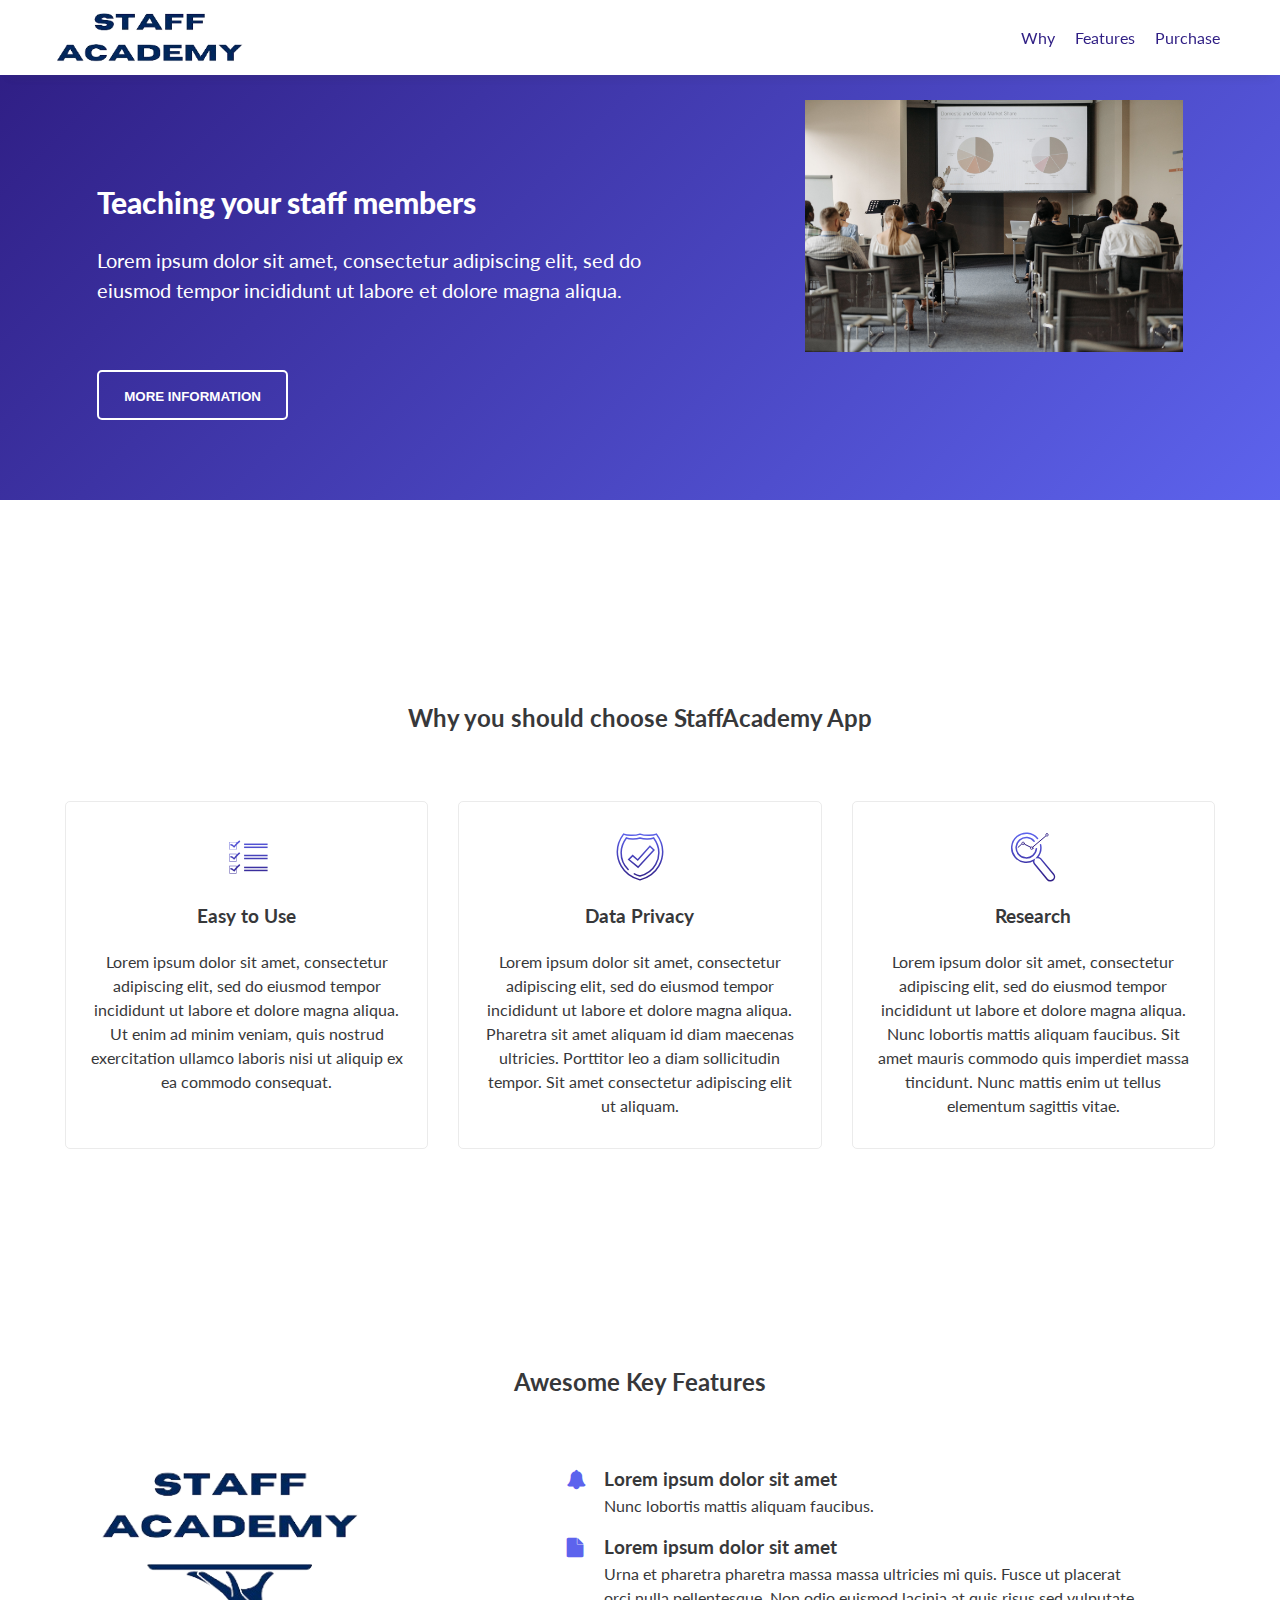
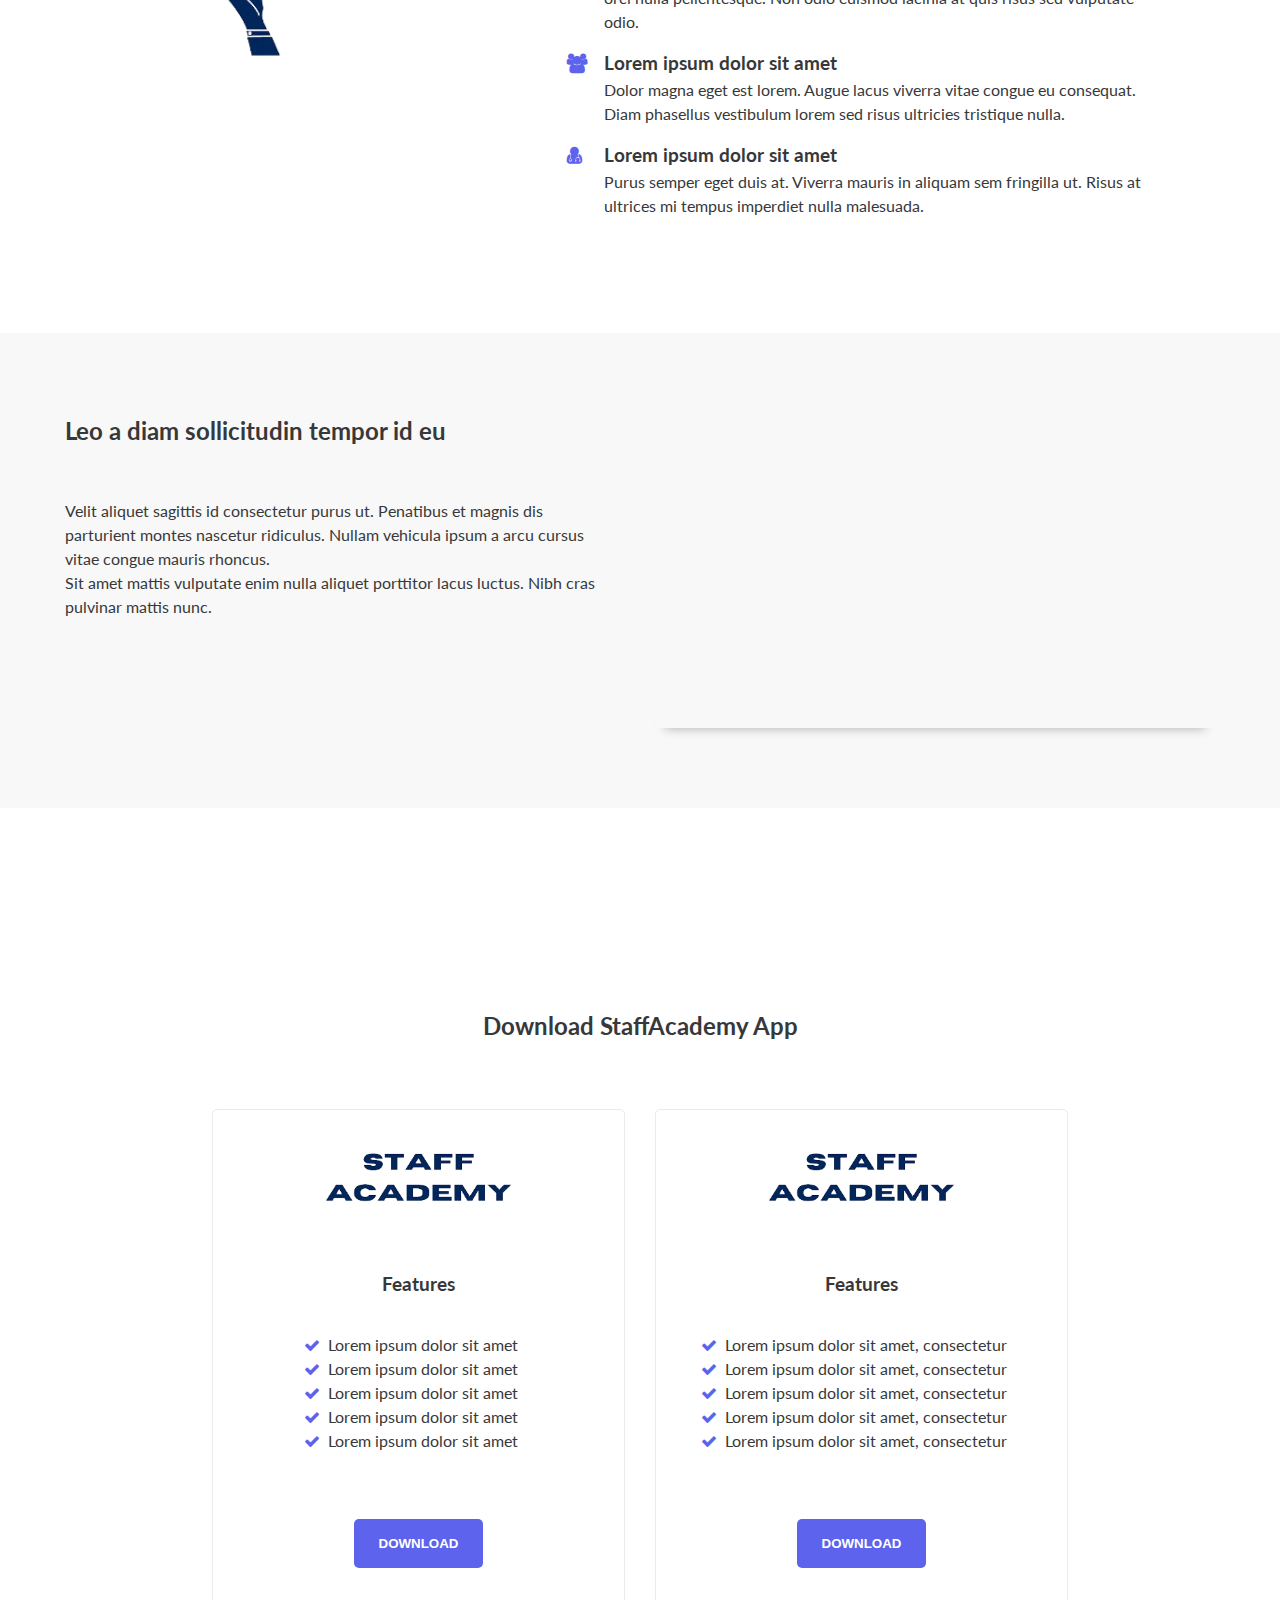
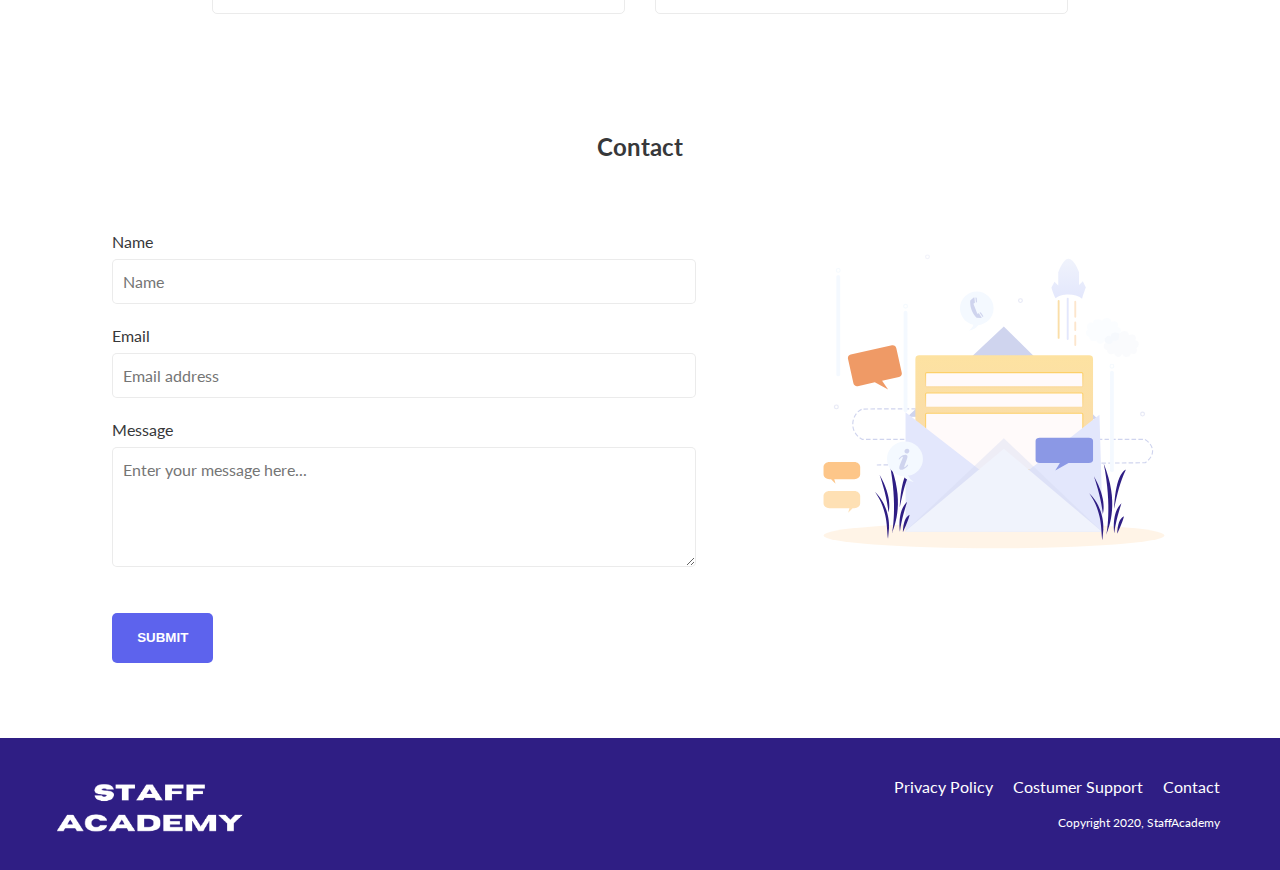
<file: product-landing-page/index.html>
<!DOCTYPE html>
<html lang="en">
  
<head>
  <link rel="stylesheet" type="text/css" href="style.css">
  <link rel="stylesheet" href="https://maxcdn.bootstrapcdn.com/font-awesome/4.5.0/css/font-awesome.min.css">
  <meta name="viewport" content="width=device-width, initial-scale=1">
  <meta name="description" content="Home page">
  <title>SA Home Page</title>
</head>

<body>

<header id="header">
  <div class="logo">
    <img class="logo-img" id="header-img" src="images/StaffAcademyHorizontal.png" alt="StaffAcademy logo" />
  </div>

  <nav id="nav-bar">
    <ul>
      <li><a class="nav-link" href="#why">Why</a></li>
      <li><a class="nav-link" href="#features">Features</a></li>
      <li><a class="nav-link" href="#download">Purchase</a></li>
    </ul>
  </nav>
</header>

<main>
  <section id="hero">
    <div class="grid">
      <div class="column-60">
        <h1>Teaching your staff members</h1>
        <p id="description">Lorem ipsum dolor sit amet, consectetur adipiscing elit, sed do eiusmod tempor incididunt ut labore et dolore magna aliqua.</p>
        <button class="btn">More information</button>
      </div>
      <div class="column-40">
         <div class="image-div">
          <img id="hero-img" src="images/EducationExampleHorizontal.jpg" alt="StaffAcademy mobile app" >
        </div>
      </div>
    </div>

  </section>

  <section id="why">
    <h2>Why you should choose StaffAcademy App</h2>
    <div class="container">
      <div class="card">
        <div class="icon">
          <img src="images/easyToUse.svg" alt="easy to use icon">
        </div>
        <div class="desc">
          <h3>Easy to Use</h3>
          <p>Lorem ipsum dolor sit amet, consectetur adipiscing elit, sed do eiusmod tempor incididunt ut labore et dolore magna aliqua. Ut enim ad minim veniam, quis nostrud exercitation ullamco laboris nisi ut aliquip ex ea commodo consequat.
          </p>
        </div>
      </div>

      <div class="card">
        <div class="icon">
          <img src="images/dataPrivacy.svg" alt="data privacy icon">
        </div>
        <div class="desc">
          <h3>Data Privacy</h3>
          <p>Lorem ipsum dolor sit amet, consectetur adipiscing elit, sed do eiusmod tempor incididunt ut labore et dolore magna aliqua. Pharetra sit amet aliquam id diam maecenas ultricies. Porttitor leo a diam sollicitudin tempor. Sit amet consectetur adipiscing elit ut aliquam.
          </p>
        </div>
      </div>

      <div class="card">
        <div class="icon">
          <img src="images/research.svg" alt="data privacy icon">
        </div>
        <div class="desc">
          <h3>Research</h3>
          <p>Lorem ipsum dolor sit amet, consectetur adipiscing elit, sed do eiusmod tempor incididunt ut labore et dolore magna aliqua. Nunc lobortis mattis aliquam faucibus. Sit amet mauris commodo quis imperdiet massa tincidunt. Nunc mattis enim ut tellus elementum sagittis vitae.
          </p>
        </div>
      </div>

    </div>
  </section>

  <section id="features">
    <h2>Awesome Key Features</h2>
    <div class="grid">
      <div class="column-40">
        <div class="image-div">
          <img src="images/StaffAcademyCube.png" alt="StaffAcademy mobile app" width="270" height="497">
        </div>
      </div>

      <div class="column-60">
        <ol>
          <li>
            <h3 id="pills">Lorem ipsum dolor sit amet</h3>
            <p>Nunc lobortis mattis aliquam faucibus. </p>
          </li>
          <li>
            <h3 id="med-report">Lorem ipsum dolor sit amet</h3>
            <p>Urna et pharetra pharetra massa massa ultricies mi quis. Fusce ut placerat orci nulla pellentesque. Non odio euismod lacinia at quis risus sed vulputate odio.</p>
          </li>
          <li>
            <h3 id="family">Lorem ipsum dolor sit amet</h3>
            <p> Dolor magna eget est lorem. Augue lacus viverra vitae congue eu consequat. Diam phasellus vestibulum lorem sed risus ultricies tristique nulla. </p>
          </li>
          <li>
            <h3 id="doctor-icon">Lorem ipsum dolor sit amet</h3>
            <p>Purus semper eget duis at. Viverra mauris in aliquam sem fringilla ut. Risus at ultrices mi tempus imperdiet nulla malesuada. </p>
          </li>
        </ol>
      </div>

    </div>
  </section>

  <section id="info">
    <div>
      <h2>Leo a diam sollicitudin tempor id eu</h2>
      <p>Velit aliquet sagittis id consectetur purus ut. Penatibus et magnis dis parturient montes nascetur ridiculus. Nullam vehicula ipsum a arcu cursus vitae congue mauris rhoncus. </p>
      <p>Sit amet mattis vulputate enim nulla aliquet porttitor lacus luctus. Nibh cras pulvinar mattis nunc. </p>
    </div>
    <iframe id="video" height="315" src="https://www.youtube.com/embed/WXBA4eWskrc?rel=0&amp;controls=0&amp;showinfo=0" allowfullscreen></iframe>
  </section>

  <section id="download">
    <h2>Download StaffAcademy App</h2>
    <div class="container">
      <div class="card" id="patient">
        <div class="product-logo">
          <img class="logo-img" src="images/StaffAcademyHorizontal.png" alt="StaffAcademy logo">
        </div>
        <div class="desc">
          <h3>Features</h3>
          <ol>
            <li>Lorem ipsum dolor sit amet</li>
            <li>Lorem ipsum dolor sit amet</li>
            <li>Lorem ipsum dolor sit amet</li>
            <li>Lorem ipsum dolor sit amet </li>
            <li>Lorem ipsum dolor sit amet</li>
          </ol>
        </div>
        <button class="btn" onclick="location.href='../technical-documentation-page/index.html'">Download</button>
      </div>

      <div class="card" id="doctor">
        <div class="product-logo">
          <img class="logo-img" src="images/StaffAcademyHorizontal.png" alt="StaffAcademy for doctors logo">
        </div>
        <div class="desc">
          <h3>Features</h3>
          <ol>
            <li>Lorem ipsum dolor sit amet, consectetur</li>
            <li>Lorem ipsum dolor sit amet, consectetur</li>
            <li>Lorem ipsum dolor sit amet, consectetur</li>
            <li>Lorem ipsum dolor sit amet, consectetur</li>
            <li>Lorem ipsum dolor sit amet, consectetur</li>
          </ol>
        </div>
        <button class="btn">Download</button>
      </div>
    </div>
  </section>

  <section id="contact">
    <h2>Contact</h2>
    <div class="grid">
      <div class="column-60">
        <form id="form" action="https://www.freecodecamp.com/email-submit">
          <div class="form-group">
            <label id="name-label" for="name">Name</label>
            <input type="text" name="name" class="form-control" id="name" placeholder="Name" required />
          </div>
          <div class="form-group">
            <label id="email-label" for="email">Email</label>
            <input name="email" class="form-control" id="email" type="email" placeholder="Email address" required />
          </div>
          <div class="form-group">
            <p>Message</p>
            <textarea id="message" class="input-textarea" name="message" placeholder="Enter your message here..."></textarea>
          </div>
          <div class="form-group">
            <label id="submit-label" for="submit"></label>
            <input id="submit" type="submit" value="Submit" class="btn" />
          </div>
        </form>
      </div>

      <div class="column-40">
        <div class="image-div">
          <img src="images/contact.svg" alt="Contact icon" width="472" height="495">
        </div>
      </div>
    </div>
  </section>

  <footer>
    <div id="footer-logo">
      <img class="logo-img" src="images/StaffAcademyWhiteHorizontal.png" alt="StaffAcademy logo" />
    </div>
    <div id="footer-info">
      <ul>
        <li><a href="#">Privacy Policy</a></li>
        <li><a href="#">Costumer Support</a></li>
        <li><a href="#">Contact</a></li>
      </ul>
      <div id="copyright">Copyright 2020, StaffAcademy</div>
    </div>
  </footer>

</main>

</body>

</html>
</file>
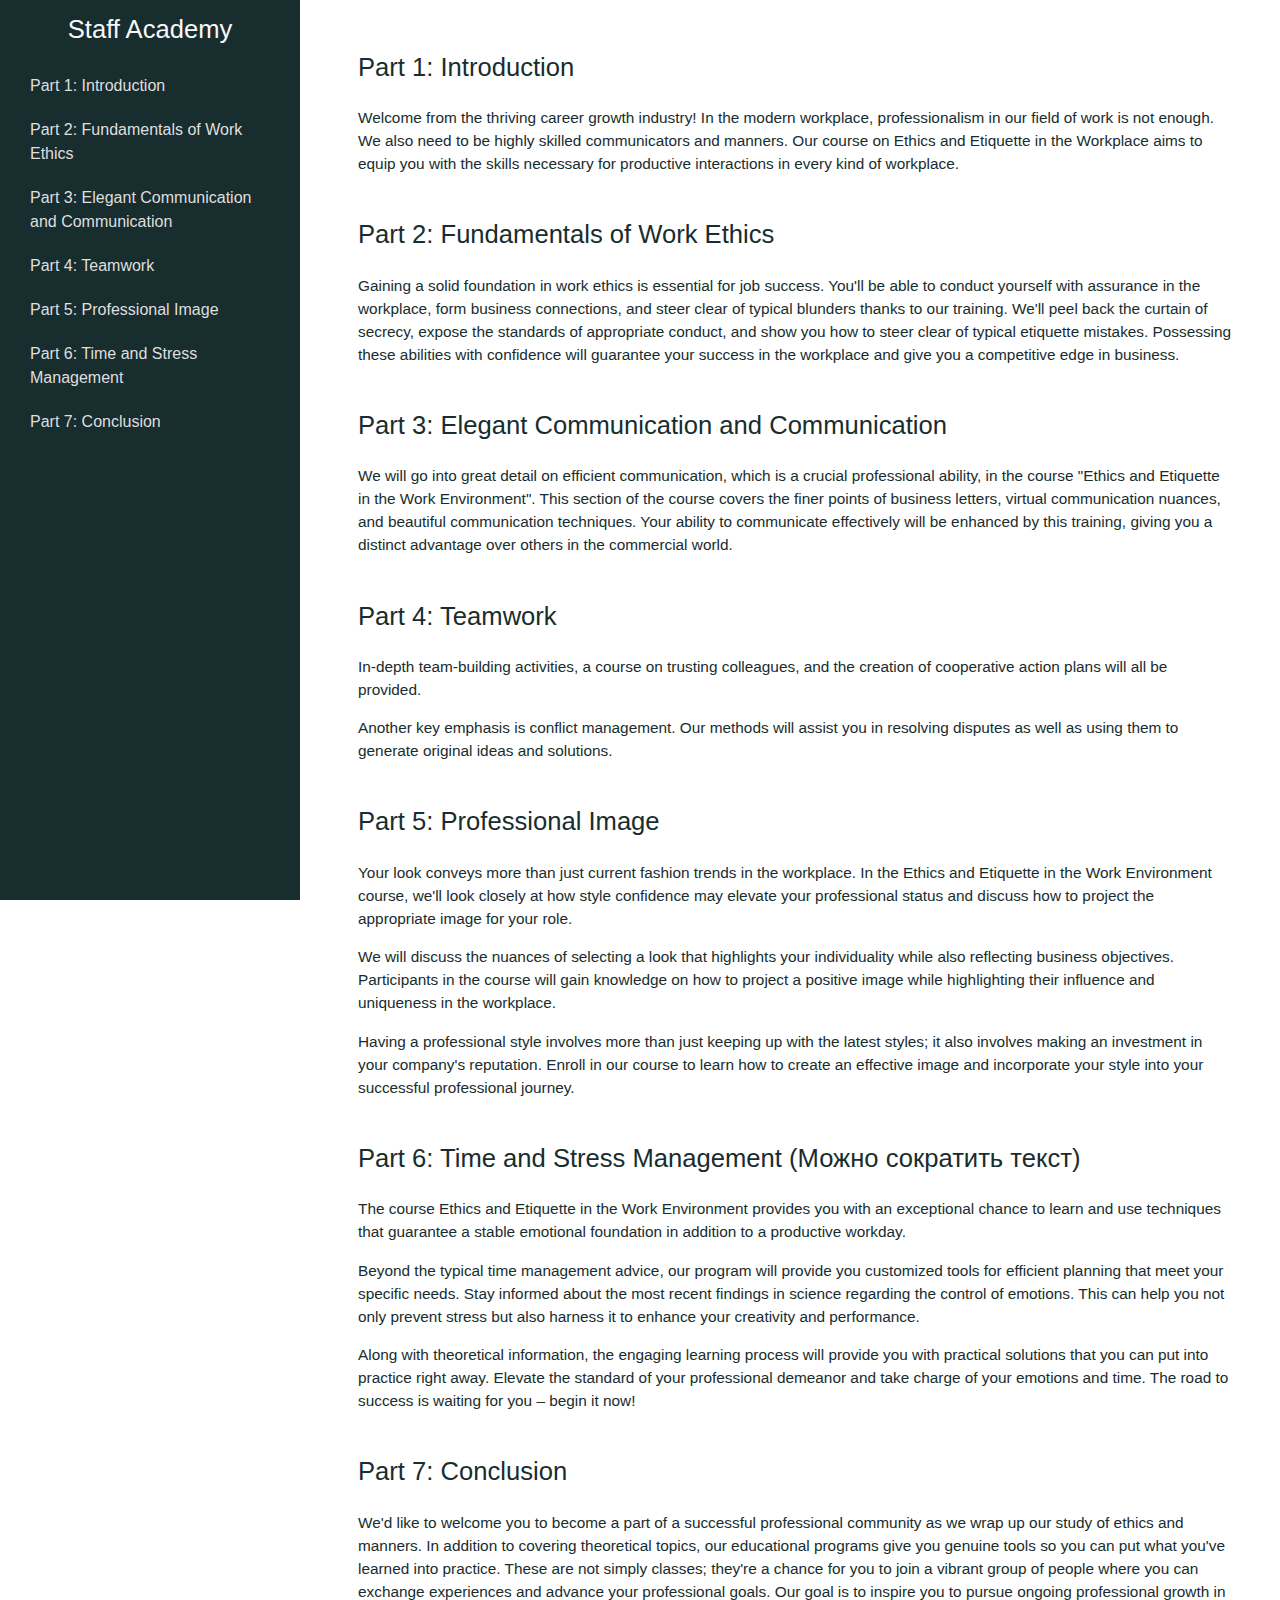
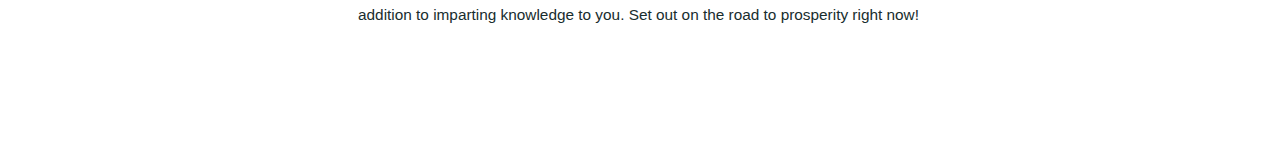
<file: technical-documentation-page/index.html>
<!DOCTYPE html>
<html lang="en" xmlns="http://www.w3.org/1999/html">
  
<head>
  <link rel="stylesheet" type="text/css" href="style.css">
  <meta name="viewport" content="width=device-width, initial-scale=1">
  <meta name="description" content="Educational page">
  <title>SA Educational page</title>
</head>



<body>
<nav id="navbar">
  <header>
    Staff Academy
  </header>
  <ul>
    <li><a class="nav-link" href="#Introduction">Part 1: Introduction</a></li>
    <li>
      <a class="nav-link" href="#What_you_should_already_know">Part 2: Fundamentals of Work Ethics</a>
    </li>
    <li><a class="nav-link" href="#Hello_world">Part 3: Elegant Communication and Communication</a></li>
    <li><a class="nav-link" href="#Anatomy_of_an_HTML_element">Part 4: Teamwork</a></li>
    <li>
      <a class="nav-link" href="#Nesting_elements">Part 5: Professional Image</a>
    </li>
    <li><a class="nav-link" href="#Block_versus_inline_elements">Part 6: Time and Stress Management</a></li>
    <li><a class="nav-link" href="#Empty_elements">Part 7: Conclusion</a></li>
  </ul>
</nav>
<main id="main-doc">

  <section class="main-section" id="Introduction">
    <header>Part 1: Introduction</header>
    <article>
      <p>Welcome from the thriving career growth industry! In the modern workplace, professionalism in our field of work is not enough. We also need to be highly skilled communicators and manners. Our course on Ethics and Etiquette in the Workplace aims to equip you with the skills necessary for productive interactions in every kind of workplace.</p>
    </article>
  </section>

  <section class="main-section" id="What_you_should_already_know">
    <header>Part 2: Fundamentals of Work Ethics</header>
    <article>
      <p>
        Gaining a solid foundation in work ethics is essential for job success. You'll be able to conduct yourself with assurance in the workplace, form business connections, and steer clear of typical blunders thanks to our training. We'll peel back the curtain of secrecy, expose the standards of appropriate conduct, and show you how to steer clear of typical etiquette mistakes. Possessing these abilities with confidence will guarantee your success in the workplace and give you a competitive edge in business.
      </p>
    </article>
  </section>

  <section class="main-section" id="Hello_world">
    <header>Part 3: Elegant Communication and Communication</header>
    <article>
      <p>
        We will go into great detail on efficient communication, which is a crucial professional ability, in the course "Ethics and Etiquette in the Work Environment". This section of the course covers the finer points of business letters, virtual communication nuances, and beautiful communication techniques. Your ability to communicate effectively will be enhanced by this training, giving you a distinct advantage over others in the commercial world.
      </p>
    </article>
  </section>

  <section class="main-section" id="Anatomy_of_an_HTML_element">
    <header>Part 4: Teamwork</header>
    <article>
      <p>In-depth team-building activities, a course on trusting colleagues, and the creation of cooperative action plans will all be provided.</p>
      <p>Another key emphasis is conflict management. Our methods will assist you in resolving disputes as well as using them to generate original ideas and solutions.</p>
    </article>
  </section>

  <section class="main-section" id="Nesting_elements">
    <header>Part 5: Professional Image</header>
    <article>
      <p>
        Your look conveys more than just current fashion trends in the workplace. In the Ethics and Etiquette in the Work Environment course, we'll look closely at how style confidence may elevate your professional status and discuss how to project the appropriate image for your role.</p>
      <p>
        We will discuss the nuances of selecting a look that highlights your individuality while also reflecting business objectives. Participants in the course will gain knowledge on how to project a positive image while highlighting their influence and uniqueness in the workplace.</p>
      <p>
        Having a professional style involves more than just keeping up with the latest styles; it also involves making an investment in your company's reputation. Enroll in our course to learn how to create an effective image and incorporate your style into your successful professional journey.</p>
      </p>
    </article>
  </section>

  <section class="main-section" id="Block_versus_inline_elements">
    <header>Part 6: Time and Stress Management (Можно сократить текст)</header>
    <article>
      <p>
        The course Ethics and Etiquette in the Work Environment provides you with an exceptional chance to learn and use techniques that guarantee a stable emotional foundation in addition to a productive workday.</p>
      <p>
        Beyond the typical time management advice, our program will provide you customized tools for efficient planning that meet your specific needs. Stay informed about the most recent findings in science regarding the control of emotions. This can help you not only prevent stress but also harness it to enhance your creativity and performance.</p>
      <p>
        Along with theoretical information, the engaging learning process will provide you with practical solutions that you can put into practice right away. Elevate the standard of your professional demeanor and take charge of your emotions and time. The road to success is waiting for you – begin it now!</p>
      </p>
    </article>
  </section>

  <section class="main-section" id="Empty_elements">
    <header>Part 7: Conclusion</header>
    <article>
      <p>
        We'd like to welcome you to become a part of a successful professional community as we wrap up our study of ethics and manners. In addition to covering theoretical topics, our educational programs give you genuine tools so you can put what you've learned into practice. These are not simply classes; they're a chance for you to join a vibrant group of people where you can exchange experiences and advance your professional goals. Our goal is to inspire you to pursue ongoing professional growth in addition to imparting knowledge to you. Set out on the road to prosperity right now!
      </p>
    </article>
  </section>
</main>
</body>

</html>
</file>
<file: product-landing-page/style.css>
@import "https://fonts.googleapis.com/css?family=Lato:400,700";

* {
  margin: 0;
  padding: 0;
  box-sizing: border-box;
}

html {
  font-size: 10px;
}

body {
  font-size: 1.6rem;
  line-height: 1.5;
  font-family: 'Lato', sans-serif;
  color: #37383a;
}

h1 {
  font-size: 3rem;
  font-weight: 900;
  margin: 8rem 0 2rem 0;
}

@media (max-width: 650px){
  h1 {
    font-size: 2.4rem;
  }
}

h2 {
  margin-bottom: 5rem;
}

li {
  list-style: none;
}

a {
  color: #2f1e84;
  text-decoration: none;
}

img {
  max-width: 100%;
  height: auto;
  display: block;
}

iframe {
  border: 0;
}

/* Global Classes */

.column-60 {
  float: left;
  width: 60%;
  padding: 0 4%;
}

.column-40 {
  float: left;
  padding: 0 4%;
  width: 40%;
}

.grid::after {
  content: "";
  display: table;
  clear: both;
}

@media screen and (max-width: 1000px) {
  .column-60,
  .column-40 {
    width: 100%;
    float: none;
    padding: 0;
  }
  #image-div img {
    margin: auto;
  }
}

.btn {
  text-transform: uppercase;
  font-weight: 600;
  color: #fff;
  background-color: #5d63ed;
  padding: 1.7rem 2.5rem;
  margin: 1.5rem 0;
  height: 5rem;
  border: 0;
  border-radius: 5px;
  cursor: pointer;
  outline:none;
}

.btn:hover {
  background-color: #2f1e84;
  transition: background-color 1s;
}

.logo-img {
  width: 100%;
  max-width: 200px;
}

@media (max-width: 650px) {
  .logo-img {
    margin: 0 auto;
  }
}

.container {
  display: flex;
  flex-direction: row;
  justify-content: center;
}

.card {
  display: flex;
  flex-direction: column;
  align-items: center;
  text-align: center;
  width: calc(100%  / 3);
  margin: 1.5rem;
  padding: 3rem 2rem 3rem 2rem;
  border: 1px solid rgba(55, 56, 58, 0.1);
  border-radius: 5px;
}

@media (max-width: 800px) {
  .container {
    flex-direction: column;
  }

  .card {
    width: 100%;
    margin: 1.5rem auto;
  }
}

.card:hover {
  box-shadow: 0 0 2rem -0.7rem rgba(55, 56, 58, 0.2);
  border: 1px solid #ced4ee;
}

.icon {
  width: 50px;
}

.desc > h3 {
  margin: 2rem 0 2rem 0;
}

/* Header */

header {
  padding: 0 5rem;
  width: 100%;
  position: fixed;
  top: 0;
  min-height: 75px;
  display: flex;
  justify-content: space-between;
  align-items: center;
  background-color: #fff;
  box-shadow: 0 1rem 1rem -1rem rgba(55, 56, 58, 0.2);
}

@media (max-width: 650px) {
  header {
    flex-wrap: wrap;
  }
}

@media (max-width: 650px) {
  .logo {
    margin: 15px auto;
  }
}

nav {
  font-weight: 400;
}

@media (max-width: 650px) {
  nav {
    margin: 15px auto;
    width: 100%;
    display: flex;
    flex-direction: column;
    align-items: center;
    text-align: center;
  }
  nav li {
    padding-bottom: 8px;
  }
}

nav > ul {
  display: flex;
  flex-direction: row;
  justify-content: space-around;
}

nav li {
    padding: 0px 10px 0px 10px;
}

/* Hero */

#hero {
  /*background-color: #4a4fbd;*/
  background:linear-gradient(135deg, #2f1e84 0%,#5d63ed 100% );
  color: #fff;
  height: 450px;
  margin: 5rem 0;
  padding: 5rem;
}

@media (max-width: 1000px) {
  #hero {
    height: 750px;
    margin-bottom: 2rem;
  }
}

@media (max-width: 650px) {
  #hero {
    margin-top: 120px;
    height: 900px;
  }
}

#description {
  font-size: 2rem;
  margin-bottom: 5rem;
}

#hero .btn {
  background-color: Transparent;
  border: 2px solid #fff;
}

#hero .btn:hover {
  background-color: #fff;
  transition: background-color 1s;
  color: #2f1e84;
  transition: color 1s;
}

@media (max-width: 650px) {
  #hero-img {
    margin: 2rem auto !important;
  }
}

/* Why section */

#why {
  padding: 15rem 5rem 5rem 5rem;
  text-align: center;
}

/* Features section */

#features {
  padding: 15rem 5rem 5rem 5rem;
  text-align: center;
}

#features ol {
  margin: 1.5rem 3.5rem;
}

#features ol > li {
  margin-bottom: 1.5rem;
  text-align: left;
  display: flex;
  flex-direction: column;
}

#features h3::before {
  content: "";
  font-family: FontAwesome;
  color: #5d63ed;
  display: inline-block;
  margin-left: -2em;
  width: 2em;
}

#pills::before {
  content: "\f0f3" !important;
}

#med-report::before {
  content: "\f15b" !important;
}

#family::before {
  content: "\f0c0" !important;
}

#doctor-icon::before {
  content: "\f0f0" !important;
}

/* Info section */
#info {
  margin: 5rem 0;
  padding: 8rem 6.5rem;
  background-color: #f8f8f8;
  display: flex;
  justify-content: space-between;
  align-items: center;
}

#info > div {
  width: 80%;
  padding-right: 5rem;
  align-self: flex-start;
}

@media (max-width: 1000px) {
  #info {
    flex-direction: column;
    align-items: center;
  }

  #info > div {
    width: 100%;
    padding: 0;
    margin-bottom: 3rem;
  }

  #info h2 {
    text-align: center;
  }
}

#info > iframe {
  max-width: 560px;
  width: 100%;
  border-radius: 5px;
  box-shadow: 0 1rem 1rem -1rem rgba(55, 56, 58, 0.4);
}

/* Download section */

#download {
  padding: 15rem 5rem 5rem 5rem;
  text-align: center;
}

#download .card {
  width: 35%;
  cursor: pointer;
}

@media (max-width: 800px) {
  #download .card {
    width: 100%;
    margin: 1.5rem auto;
  }
}

#download .desc {
  width: 100%;
  height: 100%;
  padding: 3.5rem;
  display: flex;
  flex-direction: column;
  align-items: center;
}

#download .btn {
  justify-self: flex-end;
}

.desc > ol {
  margin: 15px 0;
}

.desc > ol > li {
  padding-left: 8px;
  text-align: left;
}

.desc > ol > li::before {
  content: "\f00c";
  font-family: FontAwesome;
  color: #5d63ed;
  display: inline-block;
  margin-left: -1.5em;
  width: 1.5em;
}

/* Contact section */

#contact {
  padding: 5rem 5rem 4rem 5rem;
  text-align: center;
}

form {
  margin: 1.5rem;
  text-align: left;
}

label {
  display: flex;
  align-items: center;
  margin-bottom: 0.5rem;
}

.form-group {
  margin-bottom: 2rem;
}

.form-group > p {
  margin-bottom: 0.5rem;
}

.form-control {
  display: block;
  width: 100%;
  height: 4.5rem;
  padding: 1rem;
  color: #495057;
  background-color: #fff;
  border: 1px solid rgba(55, 56, 58, 0.1);
  border-radius: 5px;
  transition: border-color 0.15s ease-in-out,   box-shadow 0.15s ease-in-out;
}

.form-control:focus {
  border-color: #ced4ee;
  outline: 0;
  box-shadow: 0 0 1rem 0.2rem rgba(206, 212, 238, 0.25);
}

.input-textarea {
  min-height: 120px;
  width: 100%;
  padding: 1rem;
  resize: vertical;
  border: 1px solid rgba(55, 56, 58, 0.1);
  border-radius: 5px;
  transition: border-color 0.15s ease-in-out,   box-shadow 0.15s ease-in-out;
}

.input-textarea:focus {
  border-color: #ced4ee;
  outline: 0;
  box-shadow: 0 0 1rem 0.2rem rgba(206, 212, 238, 0.25);
}

.form-control, .input-textarea {
  margin: 0;
  font-family: inherit;
  font-size: inherit;
  line-height: inherit;
}

/* Footer */

footer {
  padding: 2.5rem 5rem;
  background-color: #2f1e84;
  color: #fff;
  display: flex;
  justify-content: space-between;
  align-items: center;
}

@media (max-width: 660px) {
  footer {
    flex-direction: column;
    align-items: center;
  }
}

#footer-logo {
  margin-top: 0.8rem;
  display: flex;
  justify-content: flex-start;
}

#footer-info > ul {
  display: flex;
  justify-content: flex-end;
}

@media (max-width: 660px) {
  #footer-info > ul {
    margin: 15px auto;
  }
}

@media (max-width: 460px) {
  #footer-info > ul {
    width: 100%;
    display: flex;
    flex-direction: column;
    align-items: center;
    text-align: center;
  }
  #footer-info > ul > li {
    padding-bottom: 10px;
  }
}

#footer-info > ul > li {
  padding: 0 10px;
}

#footer-info > ul > li > a {
  color: #fff;
}

#copyright {
  margin-top: 1.5rem;
  padding-right: 10px;
  display: flex;
  justify-content: flex-end;
  font-size: 1.2rem;
}
</file>
<file: technical-documentation-page/style.css>
html,
body {
  min-width: 290px;
  color: #182d2e;
  background-color: #fff;
  font-family: "Open Sans", "Helvetica Neue", Arial, sans-serif;
  line-height: 1.5;
}

#navbar {
  position: fixed;
  min-width: 290px;
  top: 0px;
  left: 0px;
  width: 300px;
  height: 100%;
  background-color: #182d2e;
}

header {
  color: #f8f8f8;
  margin: 10px;
  text-align: center;
  font-size: 1.6em;
}

#main-doc header {
  color: #182d2e;
  text-align: left;
  margin: 0 0 20px 0;
}

#navbar ul {
  height: 90%;
  padding: 0;
  overflow-y: auto;
  overflow-x: hidden;
}

#navbar li {
  list-style: none;
  position: relative;
  width: 100%;
}

a {
  text-decoration: none;
}

#navbar a {
  display: block;
  padding: 10px 30px;
  color: #dfdfdf;
  cursor: pointer;
}

#navbar a:hover {
  display: block;
  padding: 10px 30px;
  color: #f8f8f8;
  text-decoration: none;
  cursor: pointer;
}

#main-doc {
  margin-left: 310px;
  padding: 40px;
  margin-bottom: 50px;
}

section article {
  font-size: 0.96em;
  margin-bottom: 40px;
}

section li {
  margin: 15px 0px 0px 20px;
}

code {
  display: block;
  text-align: left;
  white-space: pre;
  position: relative;
  word-break: normal;
  word-wrap: normal;
  line-height: 2;
  background-color: #f7f7f7;
  padding: 15px;
  margin: 15px;
  border-radius: 5px;
  overflow-y: auto;
  overflow-x: auto;
}

.wrong-code {
  background-color: #fcf3f3;
}

.preview {
  background-color: #fefefe;
  border: 1px solid #4f7989;
  border-left: 5px solid #4f7989;
  border-radius: 0;
}

@media only screen and (max-width: 815px) {
  /* For mobile phones: */
  #navbar ul {
    height: 205px;
  }

  #navbar {
    position: absolute;
    top: 0;
    padding: 0;
    margin: 0;
    width: 100%;
    max-height: 275px;
    z-index: 1;
  }

  #main-doc {
    position: relative;
    margin-left: 0px;
    margin-top: 270px;
  }
}

@media only screen and (max-width: 400px) {
  #main-doc {
    margin-left: -10px;
  }

  code {
    margin-left: -20px;
    width: 100%;
    padding: 15px;
    padding-left: 10px;
    padding-right: 45px;
    min-width: 233px;
  }
}

/***** Main Scrollbar *******/
/* width */
::-webkit-scrollbar {
  width: 10px;
  height: 10px;
}

/* Track */
::-webkit-scrollbar-track {
  background: #fff;
}

/* Handle */
::-webkit-scrollbar-thumb {
  background: #465757;
  border-radius: 10px;
}

/* Handle on hover */
::-webkit-scrollbar-thumb:hover {
  background: #091212;
}

/***** NavBar Scrollbar *******/
/* Track */
#navbar ul::-webkit-scrollbar-track {
  background: #182d2e;
}

/* Handle */
#navbar ul::-webkit-scrollbar-thumb {
  background: #dfdfdf;
  border: 1px solid #182d2e;
}

/* Handle on hover */
#navbar ul::-webkit-scrollbar-thumb:hover {
  background: #f8f8f8;
}

/****Code Snippets Scrollbar****/
code::-webkit-scrollbar {
  height: 3px;
}

code::-webkit-scrollbar-track {
  background: #f7f7f7;
}

.wrong-code::-webkit-scrollbar-track {
  background: #fcf3f3;
}

.preview::-webkit-scrollbar-track {
  background: #fefefe;
}
</file>
